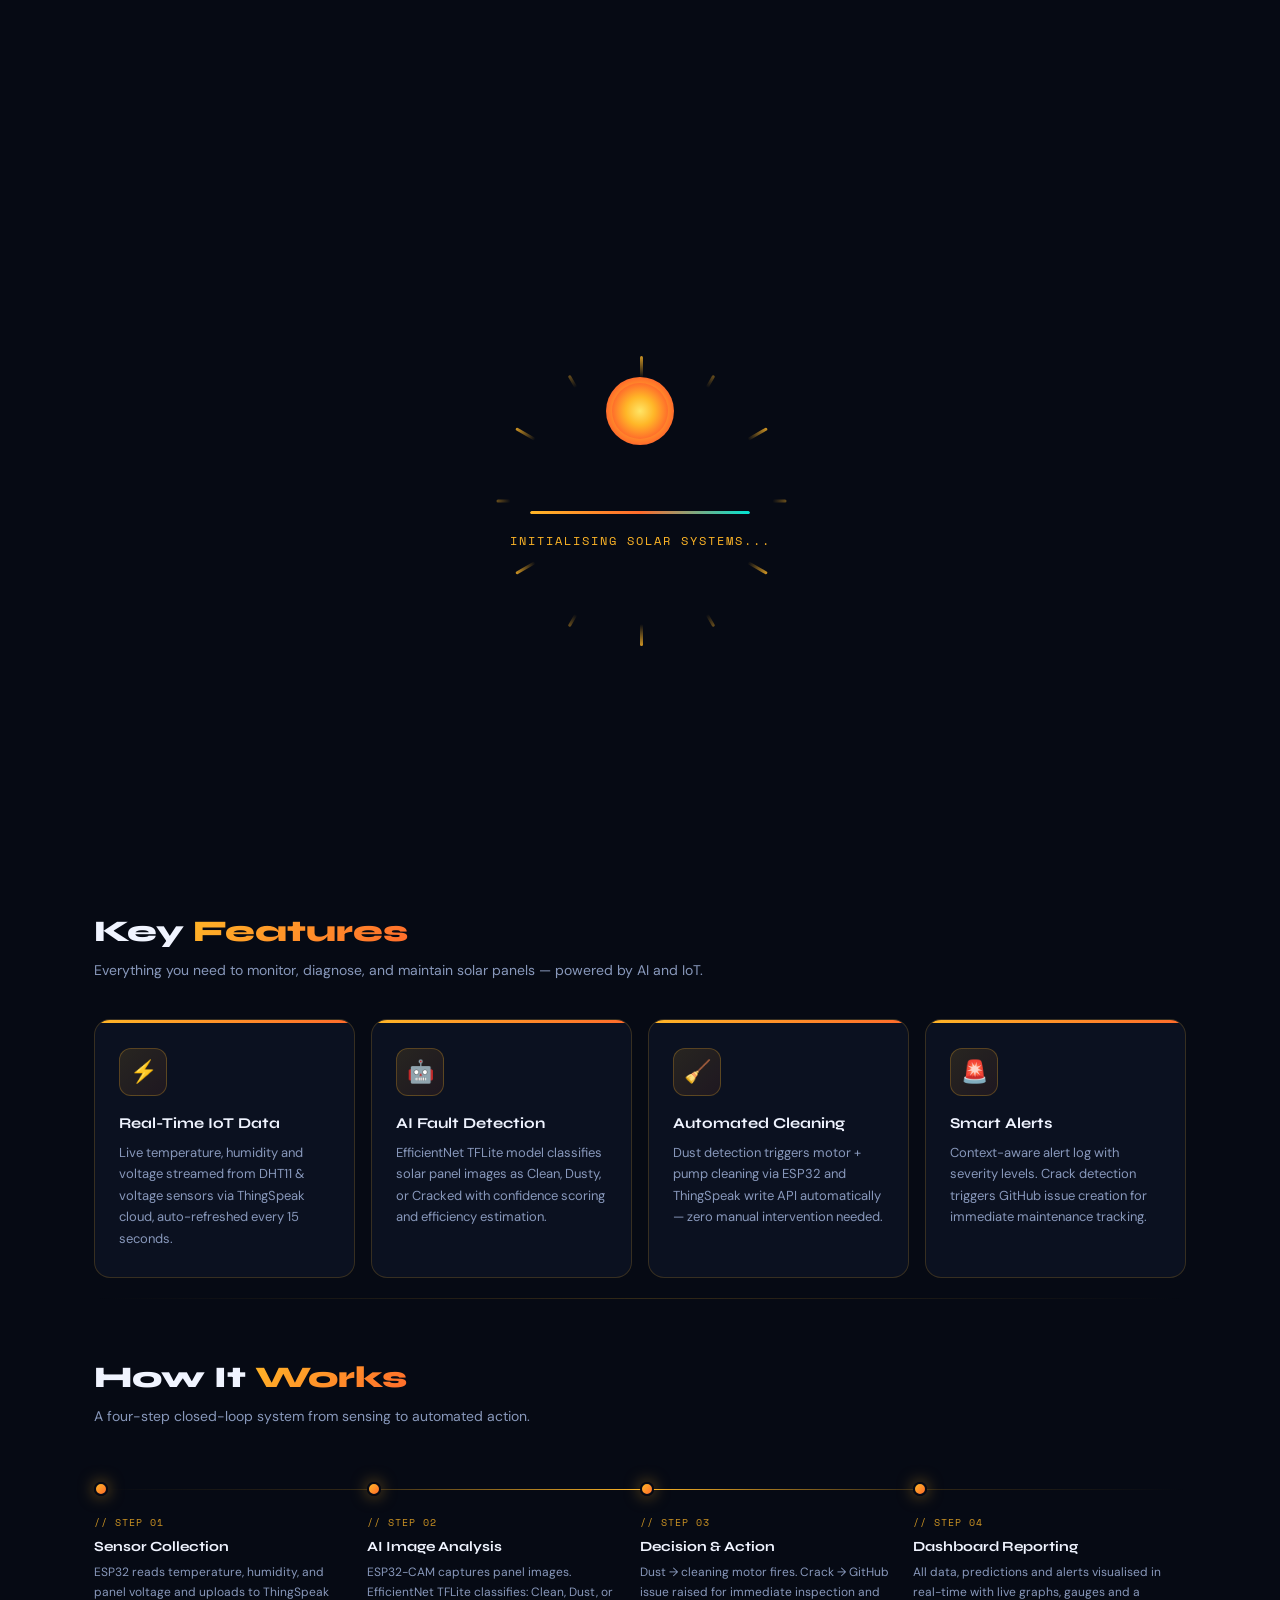
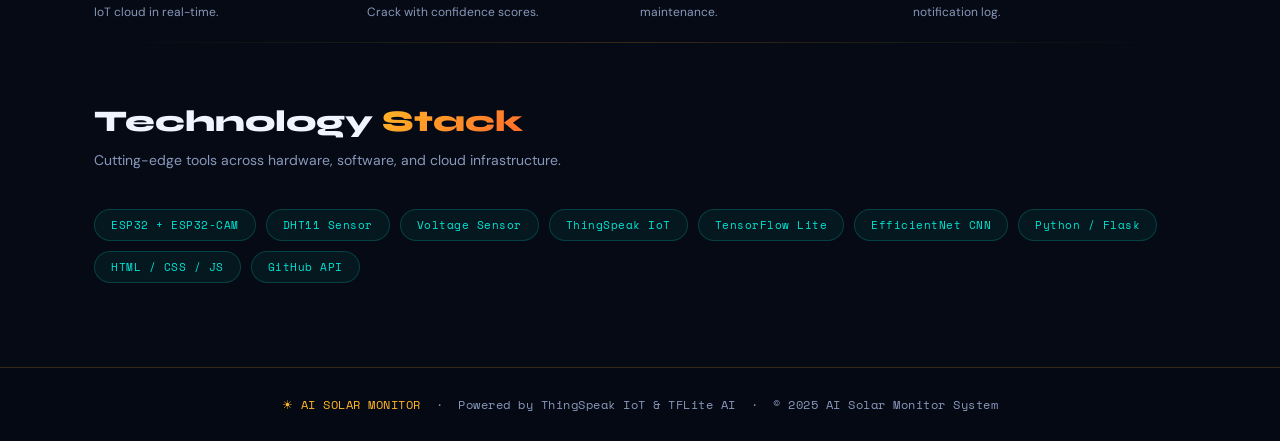
<file: index.html>
<!DOCTYPE html>
<html lang="en">

<head>
  <meta charset="UTF-8" />
  <meta name="viewport" content="width=device-width,initial-scale=1.0" />
  <title>AI Solar Monitor — Smart Solar Dashboard</title>
  <link rel="preconnect" href="https://fonts.googleapis.com" />
  <link
    href="https://fonts.googleapis.com/css2?family=Syne:wght@400;600;700;800&family=Space+Mono:wght@400;700&family=DM+Sans:wght@300;400;500&display=swap"
    rel="stylesheet" />
  <style>
    *,
    *::before,
    *::after {
      box-sizing: border-box;
      margin: 0;
      padding: 0
    }

    :root {
      --sol: #FFB627;
      --sol2: #FF6B2B;
      --sol3: #FFE566;
      --cyan: #00E5D4;
      --red: #FF3D5A;
      --green: #00E676;
      --bg: #060A14;
      --bg2: #0B1120;
      --bg3: #101828;
      --surface: rgba(16, 24, 40, 0.9);
      --border: rgba(255, 182, 39, 0.18);
      --border2: rgba(0, 229, 212, 0.15);
      --text: #F0F4FF;
      --muted: #8898BB;
      --font-display: 'Syne', sans-serif;
      --font-mono: 'Space Mono', monospace;
      --font-body: 'DM Sans', sans-serif;
    }

    html {
      scroll-behavior: smooth
    }

    body {
      background: var(--bg);
      color: var(--text);
      font-family: var(--font-body);
      min-height: 100vh;
      overflow-x: hidden
    }

    /* ── SCROLLBAR ── */
    ::-webkit-scrollbar {
      width: 5px
    }

    ::-webkit-scrollbar-track {
      background: var(--bg)
    }

    ::-webkit-scrollbar-thumb {
      background: var(--sol);
      border-radius: 3px
    }

    /* ═══════════════ LOADER ═══════════════ */
    #loader {
      position: fixed;
      inset: 0;
      z-index: 9999;
      background: var(--bg);
      display: flex;
      flex-direction: column;
      align-items: center;
      justify-content: center;
      transition: opacity .6s ease, visibility .6s ease;
    }

    #loader.hide {
      opacity: 0;
      visibility: hidden;
      pointer-events: none
    }

    .loader-sun {
      position: relative;
      width: 120px;
      height: 120px;
      margin-bottom: 40px
    }

    .loader-sun svg {
      animation: loaderSpin 8s linear infinite
    }

    .loader-rays {
      position: absolute;
      inset: -30px;
      animation: loaderSpin 6s linear infinite reverse;
    }

    .loader-rays span {
      position: absolute;
      left: 50%;
      top: 50%;
      width: 3px;
      height: 24px;
      background: linear-gradient(to top, transparent, var(--sol));
      border-radius: 2px;
      transform-origin: 50% 90px;
      opacity: .7;
    }

    @keyframes loaderSpin {
      to {
        transform: rotate(360deg)
      }
    }

    .loader-bar-wrap {
      width: 220px;
      height: 3px;
      background: rgba(255, 255, 255, .08);
      border-radius: 3px;
      overflow: hidden;
      margin-bottom: 18px;
    }

    .loader-bar {
      height: 100%;
      width: 0;
      background: linear-gradient(90deg, var(--sol), var(--sol2), var(--cyan));
      border-radius: 3px;
      animation: loaderFill 2.2s ease-out forwards;
    }

    @keyframes loaderFill {
      0% {
        width: 0
      }

      60% {
        width: 75%
      }

      100% {
        width: 100%
      }
    }

    .loader-text {
      font-family: var(--font-mono);
      font-size: 12px;
      color: var(--sol);
      letter-spacing: 2px;
      animation: loaderBlink 1s infinite;
    }

    @keyframes loaderBlink {

      0%,
      100% {
        opacity: 1
      }

      50% {
        opacity: .4
      }
    }

    /* ── BG GRID ── */
    body::before {
      content: '';
      position: fixed;
      inset: 0;
      z-index: 0;
      pointer-events: none;
      background-image:
        linear-gradient(rgba(255, 182, 39, .04) 1px, transparent 1px),
        linear-gradient(90deg, rgba(255, 182, 39, .04) 1px, transparent 1px);
      background-size: 60px 60px;
    }

    /* floating energy particles */
    .particle {
      position: fixed;
      border-radius: 50%;
      pointer-events: none;
      z-index: 0;
      animation: particleDrift var(--dur, 12s) var(--delay, 0s) infinite linear;
      opacity: 0;
    }

    @keyframes particleDrift {
      0% {
        opacity: 0;
        transform: translateY(100vh) translateX(var(--dx, 0px))
      }

      10% {
        opacity: var(--op, .5)
      }

      90% {
        opacity: var(--op, .5)
      }

      100% {
        opacity: 0;
        transform: translateY(-20vh) translateX(calc(var(--dx, 0px) + 40px))
      }
    }

    /* ═══════════════ NAV ═══════════════ */
    nav {
      position: sticky;
      top: 0;
      z-index: 100;
      background: rgba(6, 10, 20, .85);
      backdrop-filter: blur(20px);
      border-bottom: 1px solid var(--border);
      padding: 0 40px;
      height: 62px;
      display: flex;
      align-items: center;
      justify-content: space-between;
    }

    .nav-logo {
      font-family: var(--font-display);
      font-weight: 800;
      font-size: 17px;
      color: var(--sol);
      letter-spacing: 1px;
      display: flex;
      align-items: center;
      gap: 10px;
    }

    .nav-logo-icon {
      width: 30px;
      height: 30px;
      background: linear-gradient(135deg, var(--sol), var(--sol2));
      border-radius: 8px;
      display: flex;
      align-items: center;
      justify-content: center;
      font-size: 16px;
      flex-shrink: 0;
      box-shadow: 0 0 18px rgba(255, 182, 39, .4);
    }

    .nav-links {
      display: flex;
      gap: 6px;
      align-items: center
    }

    .nav-btn {
      background: transparent;
      border: 1px solid transparent;
      color: var(--muted);
      padding: 7px 16px;
      border-radius: 8px;
      cursor: pointer;
      font-family: var(--font-body);
      font-size: 13px;
      font-weight: 500;
      transition: all .22s;
      letter-spacing: .3px;
    }

    .nav-btn:hover {
      color: var(--text);
      background: rgba(255, 182, 39, .08);
      border-color: var(--border)
    }

    .nav-btn.active {
      color: var(--sol);
      background: rgba(255, 182, 39, .12);
      border-color: rgba(255, 182, 39, .35);
    }

    .nav-user {
      display: none;
      align-items: center;
      gap: 8px;
      font-family: var(--font-mono);
      font-size: 11px;
      color: var(--green);
      background: rgba(0, 230, 118, .08);
      padding: 5px 12px;
      border-radius: 20px;
      border: 1px solid rgba(0, 230, 118, .2);
    }

    .pulse-dot {
      width: 7px;
      height: 7px;
      border-radius: 50%;
      background: var(--green);
      box-shadow: 0 0 8px var(--green);
      animation: pDot 2s infinite;
    }

    @keyframes pDot {
      0% {
        box-shadow: 0 0 0 0 rgba(0, 230, 118, .7)
      }

      70% {
        box-shadow: 0 0 0 8px rgba(0, 230, 118, 0)
      }

      100% {
        box-shadow: 0 0 0 0 rgba(0, 230, 118, 0)
      }
    }

    /* ═══════════════ PAGES ═══════════════ */
    .page {
      display: none;
      position: relative;
      z-index: 1
    }

    .page.active {
      display: block;
      animation: pgIn .4s ease
    }

    @keyframes pgIn {
      from {
        opacity: 0;
        transform: translateY(12px)
      }

      to {
        opacity: 1;
        transform: translateY(0)
      }
    }

    /* ═══════════════ HOME ═══════════════ */
    .hero {
      text-align: center;
      padding: 80px 24px 60px;
      position: relative;
      overflow: hidden;
    }

    /* Solar panel grid background for hero */
    .hero-solar-bg {
      position: absolute;
      inset: 0;
      overflow: hidden;
      pointer-events: none;
      opacity: .25;
    }

    .sp-grid {
      display: grid;
      grid-template-columns: repeat(8, 1fr);
      gap: 6px;
      position: absolute;
      bottom: -20px;
      left: 50%;
      transform: translateX(-50%);
      width: 700px;
    }

    .sp-cell {
      height: 45px;
      border-radius: 4px;
      background: linear-gradient(135deg, #0a1a3a 0%, #0d2250 40%, #0a1a3a 100%);
      border: 1px solid rgba(0, 120, 255, .2);
      position: relative;
      overflow: hidden;
    }

    .sp-cell::after {
      content: '';
      position: absolute;
      inset: 0;
      background: linear-gradient(135deg, transparent 35%, rgba(0, 229, 212, .07) 50%, transparent 65%);
      animation: spShimmer calc(2s + var(--i, .5s)) var(--d, 0s) infinite linear;
    }

    @keyframes spShimmer {
      0% {
        transform: translateX(-150%)
      }

      100% {
        transform: translateX(150%)
      }
    }

    .sp-cell.glow::before {
      content: '';
      position: absolute;
      inset: 0;
      background: rgba(255, 182, 39, .15);
      animation: spGlow 3s var(--d, 0s) infinite alternate;
    }

    @keyframes spGlow {
      0% {
        opacity: 0
      }

      100% {
        opacity: 1
      }
    }

    /* Big animated sun */
    .hero-sun {
      position: relative;
      width: 150px;
      height: 150px;
      margin: 0 auto 36px;
    }

    .sun-core {
      position: absolute;
      inset: 15px;
      border-radius: 50%;
      background: radial-gradient(circle, var(--sol3) 0%, var(--sol) 45%, var(--sol2) 100%);
      box-shadow:
        0 0 30px rgba(255, 182, 39, .6),
        0 0 70px rgba(255, 107, 43, .3),
        0 0 120px rgba(255, 182, 39, .15);
      animation: sunBreath 4s ease-in-out infinite;
    }

    @keyframes sunBreath {

      0%,
      100% {
        box-shadow: 0 0 30px rgba(255, 182, 39, .6), 0 0 70px rgba(255, 107, 43, .3), 0 0 120px rgba(255, 182, 39, .15)
      }

      50% {
        box-shadow: 0 0 50px rgba(255, 182, 39, .8), 0 0 100px rgba(255, 107, 43, .5), 0 0 160px rgba(255, 182, 39, .25)
      }
    }

    .sun-ring {
      position: absolute;
      inset: 0;
      border-radius: 50%;
      border: 2px dashed rgba(255, 182, 39, .3);
      animation: sunRingR 20s linear infinite;
    }

    .sun-ring2 {
      position: absolute;
      inset: -8px;
      border-radius: 50%;
      border: 1px solid rgba(255, 182, 39, .15);
      animation: sunRingR 30s linear infinite reverse;
    }

    @keyframes sunRingR {
      to {
        transform: rotate(360deg)
      }
    }

    .sun-ray {
      position: absolute;
      left: 50%;
      top: 50%;
      width: 2.5px;
      border-radius: 2px;
      background: linear-gradient(to top, transparent 0%, var(--sol) 50%, transparent 100%);
      transform-origin: 50% 50%;
      animation: rayPulse 3s ease-in-out infinite;
    }

    @keyframes rayPulse {

      0%,
      100% {
        opacity: .5;
        transform: var(--rot) scaleY(.8)
      }

      50% {
        opacity: 1;
        transform: var(--rot) scaleY(1.1)
      }
    }

    .hero h1 {
      font-family: var(--font-display);
      font-weight: 800;
      font-size: clamp(28px, 5vw, 56px);
      background: linear-gradient(135deg, var(--sol3) 0%, var(--sol) 40%, var(--sol2) 80%, var(--cyan) 100%);
      -webkit-background-clip: text;
      -webkit-text-fill-color: transparent;
      background-clip: text;
      letter-spacing: -1px;
      line-height: 1.1;
      margin-bottom: 20px;
      animation: fadeUp .8s ease .2s both;
    }

    .hero-sub {
      font-size: 16px;
      color: var(--muted);
      max-width: 580px;
      margin: 0 auto 48px;
      line-height: 1.75;
      animation: fadeUp .8s ease .35s both;
      font-weight: 400;
    }

    @keyframes fadeUp {
      from {
        opacity: 0;
        transform: translateY(20px)
      }

      to {
        opacity: 1;
        transform: translateY(0)
      }
    }

    .cta-row {
      display: flex;
      justify-content: center;
      gap: 14px;
      flex-wrap: wrap;
      animation: fadeUp .8s ease .5s both
    }

    .btn-primary {
      padding: 13px 32px;
      background: linear-gradient(135deg, var(--sol), var(--sol2));
      color: #000;
      font-weight: 700;
      border: none;
      border-radius: 10px;
      cursor: pointer;
      font-family: var(--font-display);
      letter-spacing: .5px;
      font-size: 14px;
      box-shadow: 0 4px 24px rgba(255, 182, 39, .35);
      transition: all .3s;
      position: relative;
      overflow: hidden;
    }

    .btn-primary::before {
      content: '';
      position: absolute;
      inset: 0;
      background: linear-gradient(135deg, rgba(255, 255, 255, .2), transparent);
      opacity: 0;
      transition: opacity .3s;
    }

    .btn-primary:hover {
      transform: translateY(-3px);
      box-shadow: 0 8px 32px rgba(255, 182, 39, .55)
    }

    .btn-primary:hover::before {
      opacity: 1
    }

    .btn-secondary {
      padding: 13px 32px;
      background: transparent;
      color: var(--sol);
      font-weight: 600;
      border: 1.5px solid rgba(255, 182, 39, .4);
      border-radius: 10px;
      cursor: pointer;
      font-family: var(--font-display);
      letter-spacing: .5px;
      font-size: 14px;
      transition: all .3s;
    }

    .btn-secondary:hover {
      background: rgba(255, 182, 39, .1);
      border-color: var(--sol);
      transform: translateY(-3px)
    }

    /* Stats */
    .stats-row {
      display: grid;
      grid-template-columns: repeat(4, 1fr);
      gap: 1px;
      max-width: 680px;
      margin: 0 auto 60px;
      background: var(--border);
      border: 1px solid var(--border);
      border-radius: 16px;
      overflow: hidden;
      animation: fadeUp .8s ease .6s both;
    }

    .stat-item {
      background: var(--bg2);
      padding: 22px 16px;
      text-align: center;
      transition: background .3s;
    }

    .stat-item:hover {
      background: rgba(255, 182, 39, .06)
    }

    .stat-num {
      font-family: var(--font-display);
      font-weight: 800;
      font-size: 28px;
      background: linear-gradient(135deg, var(--sol), var(--sol2));
      -webkit-background-clip: text;
      -webkit-text-fill-color: transparent;
      background-clip: text;
    }

    .stat-label {
      font-size: 11px;
      color: var(--muted);
      letter-spacing: .8px;
      text-transform: uppercase;
      margin-top: 4px
    }

    /* Section headings */
    .section-wrap {
      max-width: 1140px;
      margin: 0 auto;
      padding: 0 24px 64px
    }

    .section-title {
      font-family: var(--font-display);
      font-weight: 800;
      font-size: clamp(20px, 3vw, 30px);
      color: var(--text);
      margin-bottom: 10px;
    }

    .section-title span {
      background: linear-gradient(135deg, var(--sol), var(--sol2));
      -webkit-background-clip: text;
      -webkit-text-fill-color: transparent;
      background-clip: text;
    }

    .section-sub {
      color: var(--muted);
      font-size: 14px;
      margin-bottom: 36px;
      line-height: 1.7
    }

    /* Feature Cards */
    .feat-grid {
      display: grid;
      grid-template-columns: repeat(auto-fit, minmax(230px, 1fr));
      gap: 16px;
      margin-bottom: 20px;
    }

    .feat-card {
      background: var(--bg2);
      border: 1px solid var(--border);
      border-radius: 16px;
      padding: 28px 24px;
      position: relative;
      overflow: hidden;
      transition: transform .3s, border-color .3s, box-shadow .3s;
      cursor: default;
    }

    .feat-card::before {
      content: '';
      position: absolute;
      top: 0;
      left: 0;
      right: 0;
      height: 3px;
      background: linear-gradient(90deg, var(--sol), var(--sol2));
    }

    .feat-card:hover {
      transform: translateY(-6px);
      border-color: rgba(255, 182, 39, .4);
      box-shadow: 0 12px 32px rgba(255, 182, 39, .12);
    }

    .feat-card-icon {
      width: 48px;
      height: 48px;
      border-radius: 12px;
      background: linear-gradient(135deg, rgba(255, 182, 39, .12), rgba(255, 107, 43, .08));
      border: 1px solid rgba(255, 182, 39, .25);
      display: flex;
      align-items: center;
      justify-content: center;
      font-size: 22px;
      margin-bottom: 18px;
    }

    .feat-card h3 {
      font-family: var(--font-display);
      font-size: 15px;
      font-weight: 700;
      color: var(--text);
      margin-bottom: 10px
    }

    .feat-card p {
      font-size: 13px;
      color: var(--muted);
      line-height: 1.65
    }

    /* Timeline */
    .timeline {
      display: grid;
      grid-template-columns: repeat(auto-fit, minmax(200px, 1fr));
      gap: 0;
      position: relative;
      margin-bottom: 20px
    }

    .timeline::before {
      content: '';
      position: absolute;
      top: 24px;
      left: 0;
      right: 0;
      height: 1px;
      background: linear-gradient(90deg, transparent, var(--border), var(--sol), var(--border), transparent);
    }

    .tl-item {
      padding: 0 20px 0 0;
      position: relative;
      padding-top: 50px;
      animation: fadeUp .6s ease both;
    }

    .tl-dot {
      position: absolute;
      top: 17px;
      left: 0;
      width: 14px;
      height: 14px;
      border-radius: 50%;
      background: linear-gradient(135deg, var(--sol), var(--sol2));
      box-shadow: 0 0 16px rgba(255, 182, 39, .5);
      border: 2px solid var(--bg);
    }

    .tl-step {
      font-family: var(--font-mono);
      font-size: 10px;
      color: var(--sol);
      letter-spacing: 1px;
      margin-bottom: 8px;
      opacity: .8
    }

    .tl-title {
      font-family: var(--font-display);
      font-weight: 700;
      font-size: 14px;
      color: var(--text);
      margin-bottom: 8px
    }

    .tl-desc {
      font-size: 12px;
      color: var(--muted);
      line-height: 1.65
    }

    /* Tech pills */
    .tech-grid {
      display: flex;
      flex-wrap: wrap;
      gap: 10px;
      margin-bottom: 20px
    }

    .tech-pill {
      background: rgba(0, 229, 212, .06);
      border: 1px solid rgba(0, 229, 212, .2);
      color: var(--cyan);
      padding: 7px 16px;
      border-radius: 20px;
      font-family: var(--font-mono);
      font-size: 11px;
      letter-spacing: .5px;
      transition: all .25s;
      cursor: default;
    }

    .tech-pill:hover {
      background: rgba(0, 229, 212, .12);
      border-color: var(--cyan);
      box-shadow: 0 0 12px rgba(0, 229, 212, .2)
    }

    /* Divider */
    .divider {
      border: none;
      height: 1px;
      background: linear-gradient(90deg, transparent, var(--border), transparent);
      margin: 0 0 60px;
    }

    /* ═══════════════ ABOUT ═══════════════ */
    .about-hero {
      text-align: center;
      padding: 72px 24px 56px;
      max-width: 700px;
      margin: 0 auto;
    }

    .about-hero h1 {
      font-family: var(--font-display);
      font-weight: 800;
      font-size: clamp(24px, 4vw, 44px);
      color: var(--text);
      margin-bottom: 18px;
    }

    .about-hero p {
      font-size: 15px;
      color: var(--muted);
      line-height: 1.8
    }

    .about-grid {
      display: grid;
      grid-template-columns: repeat(auto-fit, minmax(240px, 1fr));
      gap: 16px;
      max-width: 1100px;
      margin: 0 auto 48px;
      padding: 0 24px;
    }

    .about-card {
      background: var(--bg2);
      border: 1px solid var(--border);
      border-radius: 16px;
      padding: 28px 24px;
      border-left: 3px solid var(--sol);
      transition: transform .3s, box-shadow .3s;
    }

    .about-card:hover {
      transform: translateY(-5px);
      box-shadow: 0 10px 28px rgba(255, 182, 39, .1)
    }

    .about-card h3 {
      font-family: var(--font-display);
      font-weight: 700;
      font-size: 15px;
      color: var(--sol);
      margin-bottom: 12px
    }

    .about-card p {
      font-size: 13px;
      color: var(--muted);
      line-height: 1.7
    }

    /* Team */
    .team-section {
      max-width: 500px;
      margin: 0 auto;
      padding: 0 24px 60px;
      text-align: center
    }

    .team-grid {
      display: flex;
      justify-content: center;
      gap: 32px;
      flex-wrap: wrap;
      margin-top: 28px
    }

    .team-member {
      display: flex;
      flex-direction: column;
      align-items: center;
      gap: 10px
    }

    .team-avatar {
      width: 72px;
      height: 72px;
      border-radius: 50%;
      background: linear-gradient(135deg, rgba(255, 182, 39, .15), rgba(255, 107, 43, .1));
      border: 2px solid rgba(255, 182, 39, .35);
      display: flex;
      align-items: center;
      justify-content: center;
      font-size: 30px;
      box-shadow: 0 0 20px rgba(255, 182, 39, .15);
      transition: transform .3s, box-shadow .3s;
    }

    .team-avatar:hover {
      transform: scale(1.08);
      box-shadow: 0 0 30px rgba(255, 182, 39, .3)
    }

    .team-avatar.mentor {
      background: linear-gradient(135deg, rgba(0, 229, 212, .1), rgba(0, 229, 212, .05));
      border-color: rgba(0, 229, 212, .4)
    }

    .team-name {
      font-family: var(--font-display);
      font-weight: 700;
      font-size: 14px;
      color: var(--text)
    }

    .team-role {
      font-size: 11px;
      color: var(--muted);
      font-family: var(--font-mono);
      letter-spacing: .5px
    }

    /* ═══════════════ AUTH ═══════════════ */
    .auth-wrap {
      display: flex;
      justify-content: center;
      padding: 80px 24px 60px
    }

    .auth-card {
      background: var(--bg2);
      border: 1px solid var(--border);
      border-radius: 20px;
      padding: 44px 40px;
      width: 400px;
      max-width: 100%;
      box-shadow: 0 0 40px rgba(255, 182, 39, .08), 0 20px 60px rgba(0, 0, 0, .5);
      position: relative;
      overflow: hidden;
      animation: cardIn .45s ease;
    }

    @keyframes cardIn {
      from {
        opacity: 0;
        transform: scale(.94)
      }

      to {
        opacity: 1;
        transform: scale(1)
      }
    }

    .auth-card::before {
      content: '';
      position: absolute;
      top: 0;
      left: 0;
      right: 0;
      height: 3px;
      background: linear-gradient(90deg, var(--sol), var(--sol2), var(--cyan));
    }

    /* subtle grid on auth card */
    .auth-card::after {
      content: '';
      position: absolute;
      inset: 0;
      pointer-events: none;
      background-image: radial-gradient(circle at 80% 20%, rgba(255, 182, 39, .04) 0%, transparent 60%);
    }

    .auth-card h2 {
      font-family: var(--font-display);
      font-weight: 800;
      color: var(--text);
      text-align: center;
      font-size: 22px;
      margin-bottom: 32px;
      display: flex;
      align-items: center;
      justify-content: center;
      gap: 10px;
    }

    .form-group {
      margin-bottom: 20px
    }

    .form-group label {
      display: block;
      color: var(--muted);
      font-size: 12px;
      margin-bottom: 7px;
      letter-spacing: .5px;
      font-family: var(--font-mono)
    }

    .form-group input {
      width: 100%;
      padding: 12px 16px;
      background: rgba(6, 10, 20, .8);
      border: 1px solid rgba(255, 182, 39, .2);
      border-radius: 10px;
      color: var(--text);
      font-family: var(--font-body);
      font-size: 14px;
      transition: border-color .3s, box-shadow .3s;
    }

    .form-group input:focus {
      outline: none;
      border-color: var(--sol);
      box-shadow: 0 0 0 3px rgba(255, 182, 39, .12);
    }

    .auth-link {
      text-align: center;
      color: var(--muted);
      font-size: 13px;
      margin-top: 18px
    }

    .auth-link a {
      color: var(--sol);
      cursor: pointer;
      text-decoration: none;
      font-weight: 600
    }

    .auth-link a:hover {
      text-decoration: underline
    }

    /* ═══════════════ DASHBOARD ═══════════════ */
    .dash-wrap {
      padding: 28px 36px 48px;
      max-width: 1440px;
      margin: 0 auto
    }

    .dash-header {
      display: flex;
      align-items: center;
      justify-content: space-between;
      margin-bottom: 28px;
      flex-wrap: wrap;
      gap: 12px;
    }

    .dash-title {
      font-family: var(--font-display);
      font-weight: 800;
      font-size: 24px;
      color: var(--text);
      letter-spacing: -.5px;
    }

    .dash-title span {
      background: linear-gradient(135deg, var(--sol), var(--sol2));
      -webkit-background-clip: text;
      -webkit-text-fill-color: transparent;
      background-clip: text;
    }

    .status-chip {
      display: flex;
      align-items: center;
      gap: 8px;
      background: rgba(0, 230, 118, .06);
      border: 1px solid rgba(0, 230, 118, .2);
      padding: 7px 14px;
      border-radius: 20px;
      font-family: var(--font-mono);
      font-size: 11px;
      color: var(--green);
      letter-spacing: .8px;
    }

    /* Metric Cards */
    .metrics-row {
      display: grid;
      grid-template-columns: repeat(auto-fit, minmax(190px, 1fr));
      gap: 14px;
      margin-bottom: 20px;
    }

    .metric-card {
      background: var(--bg2);
      border: 1px solid var(--border);
      border-radius: 16px;
      padding: 22px 20px;
      position: relative;
      overflow: hidden;
      transition: transform .3s, border-color .3s, box-shadow .3s;
    }

    .metric-card:hover {
      transform: translateY(-4px);
      border-color: rgba(255, 182, 39, .4);
      box-shadow: 0 8px 24px rgba(255, 182, 39, .1);
    }

    .metric-card::after {
      content: '';
      position: absolute;
      bottom: 0;
      left: 0;
      right: 0;
      height: 40%;
      background: linear-gradient(to top, rgba(255, 182, 39, .04), transparent);
      pointer-events: none;
    }

    .metric-icon {
      width: 40px;
      height: 40px;
      border-radius: 10px;
      background: rgba(255, 182, 39, .1);
      border: 1px solid rgba(255, 182, 39, .2);
      display: flex;
      align-items: center;
      justify-content: center;
      font-size: 18px;
      margin-bottom: 14px;
    }

    .metric-label {
      font-size: 11px;
      color: var(--muted);
      letter-spacing: .8px;
      text-transform: uppercase;
      font-family: var(--font-mono);
      margin-bottom: 6px
    }

    .metric-value {
      font-family: var(--font-display);
      font-weight: 800;
      font-size: 34px;
      color: var(--text);
      line-height: 1;
    }

    .metric-unit {
      font-size: 12px;
      color: var(--sol);
      font-family: var(--font-mono);
      margin-top: 4px;
      opacity: .8
    }

    /* Refresh */
    .refresh-row {
      display: flex;
      justify-content: flex-end;
      margin-bottom: 14px
    }

    .btn-sm {
      padding: 7px 14px;
      border-radius: 8px;
      background: rgba(255, 182, 39, .07);
      border: 1px solid var(--border);
      color: var(--sol);
      cursor: pointer;
      font-size: 12px;
      font-family: var(--font-mono);
      transition: all .22s;
    }

    .btn-sm:hover {
      background: rgba(255, 182, 39, .15);
      border-color: rgba(255, 182, 39, .4)
    }

    /* Graphs */
    .graphs-row {
      display: grid;
      grid-template-columns: repeat(auto-fit, minmax(280px, 1fr));
      gap: 14px;
      margin-bottom: 32px;
    }

    .graph-card {
      background: var(--bg2);
      border: 1px solid var(--border2);
      border-radius: 16px;
      padding: 18px;
      position: relative;
      overflow: hidden;
      transition: transform .3s;
    }

    .graph-card::before {
      content: '';
      position: absolute;
      top: 0;
      left: 0;
      right: 0;
      height: 2px;
      background: linear-gradient(90deg, var(--cyan), var(--sol));
    }

    .graph-card:hover {
      transform: translateY(-4px)
    }

    .graph-card h4 {
      font-family: var(--font-mono);
      color: var(--cyan);
      font-size: 11px;
      letter-spacing: 1px;
      text-transform: uppercase;
      margin-bottom: 12px;
    }

    .graph-card iframe {
      border-radius: 10px;
      border: none;
      width: 100%;
      height: 240px;
      display: block;
      background: #000;
    }

    /* AI + Alerts grid */
    .ai-alerts-grid {
      display: grid;
      grid-template-columns: 1.1fr 1fr;
      gap: 16px;
      margin-bottom: 32px;
    }

    @media(max-width:900px) {
      .ai-alerts-grid {
        grid-template-columns: 1fr
      }
    }

    /* Panel card */
    .panel-card {
      background: var(--bg2);
      border: 1px solid var(--border);
      border-radius: 16px;
      padding: 24px;
      position: relative;
      overflow: hidden;
    }

    .panel-card::before {
      content: '';
      position: absolute;
      top: 0;
      left: 0;
      right: 0;
      height: 3px;
      background: linear-gradient(90deg, var(--sol), var(--sol2));
    }

    .panel-card h3 {
      font-family: var(--font-display);
      font-weight: 700;
      font-size: 16px;
      color: var(--text);
      margin-bottom: 18px;
      display: flex;
      align-items: center;
      gap: 8px;
    }

    /* Upload */
    .upload-zone {
      border: 1.5px dashed rgba(255, 182, 39, .3);
      border-radius: 14px;
      padding: 30px 20px;
      text-align: center;
      cursor: pointer;
      transition: all .3s;
      background: rgba(255, 182, 39, .02);
      margin-bottom: 16px;
    }

    .upload-zone:hover,
    .upload-zone.drag {
      border-color: var(--sol);
      background: rgba(255, 182, 39, .06);
      box-shadow: 0 0 24px rgba(255, 182, 39, .12);
    }

    .upload-icon {
      font-size: 36px;
      margin-bottom: 10px;
      display: block
    }

    .upload-zone p {
      color: var(--muted);
      font-size: 13px;
      line-height: 1.6
    }

    #preview-img {
      max-width: 100%;
      border-radius: 12px;
      margin: 12px 0;
      border: 1px solid var(--border);
      display: none;
    }

    #file-input {
      display: none
    }

    /* Spinner */
    .spinner-wrap {
      display: none;
      flex-direction: column;
      align-items: center;
      gap: 14px;
      padding: 20px 0
    }

    .spinner {
      width: 44px;
      height: 44px;
      position: relative;
    }

    .spinner::before {
      content: '';
      position: absolute;
      inset: 0;
      border-radius: 50%;
      border: 3px solid rgba(255, 182, 39, .15);
      border-top-color: var(--sol);
      animation: spin .8s linear infinite;
    }

    .spinner::after {
      content: '';
      position: absolute;
      inset: 8px;
      border-radius: 50%;
      border: 2px solid rgba(0, 229, 212, .15);
      border-bottom-color: var(--cyan);
      animation: spin .5s linear infinite reverse;
    }

    @keyframes spin {
      to {
        transform: rotate(360deg)
      }
    }

    .spinner-label {
      font-family: var(--font-mono);
      font-size: 11px;
      color: var(--muted);
      letter-spacing: 1px;
      animation: loaderBlink 1s infinite
    }

    /* Result area */
    #result-area {
      display: none;
      animation: fadeUp .4s ease
    }

    .pred-row {
      display: flex;
      gap: 14px;
      flex-wrap: wrap;
      margin-bottom: 16px
    }

    .pred-badge-box {
      flex: 1;
      min-width: 140px;
      background: var(--bg3);
      border-radius: 12px;
      padding: 18px;
      border: 1px solid var(--border);
      text-align: center;
    }

    .pred-badge {
      display: inline-block;
      padding: 8px 22px;
      border-radius: 24px;
      font-family: var(--font-display);
      font-weight: 800;
      font-size: 18px;
      letter-spacing: .5px;
      margin: 8px 0;
    }

    .pred-clean {
      background: rgba(0, 230, 118, .12);
      border: 1.5px solid var(--green);
      color: var(--green)
    }

    .pred-crack {
      background: rgba(255, 61, 90, .12);
      border: 1.5px solid var(--red);
      color: var(--red)
    }

    .pred-dust {
      background: rgba(255, 182, 39, .12);
      border: 1.5px solid var(--sol);
      color: var(--sol)
    }

    .conf-row {
      font-size: 12px;
      color: var(--muted);
      font-family: var(--font-mono)
    }

    .conf-row strong {
      color: var(--text)
    }

    .eff-box {
      flex: 1;
      min-width: 140px;
      background: var(--bg3);
      border-radius: 12px;
      padding: 18px;
      border: 1px solid var(--border);
      text-align: center;
    }

    .eff-label {
      font-family: var(--font-mono);
      font-size: 10px;
      color: var(--muted);
      letter-spacing: 1px;
      margin-bottom: 10px;
      text-transform: uppercase
    }

    /* Ring */
    .eff-ring-wrap {
      width: 88px;
      height: 88px;
      border-radius: 50%;
      margin: 0 auto 8px;
      display: flex;
      align-items: center;
      justify-content: center;
      background: conic-gradient(var(--ring-color, var(--sol)) calc(var(--pct, 0)*1%), rgba(255, 255, 255, .05) 0);
    }

    .eff-ring-inner {
      width: 68px;
      height: 68px;
      border-radius: 50%;
      background: var(--bg3);
      display: flex;
      align-items: center;
      justify-content: center;
    }

    .eff-ring-val {
      font-family: var(--font-display);
      font-weight: 800;
      font-size: 20px;
      color: var(--text)
    }

    .eff-caption {
      font-size: 11px;
      color: var(--muted);
      margin-top: 4px;
      line-height: 1.5
    }

    .prob-bars {
      margin-top: 12px
    }

    .prob-row {
      margin-bottom: 10px
    }

    .prob-header {
      display: flex;
      justify-content: space-between;
      font-size: 12px;
      color: var(--muted);
      font-family: var(--font-mono);
      margin-bottom: 4px
    }

    .prob-track {
      background: rgba(255, 255, 255, .06);
      border-radius: 4px;
      height: 6px;
      overflow: hidden
    }

    .prob-fill {
      height: 100%;
      border-radius: 4px;
      transition: width .8s cubic-bezier(.4, 0, .2, 1)
    }

    .fill-clean {
      background: linear-gradient(90deg, var(--green), #00b356)
    }

    .fill-crack {
      background: linear-gradient(90deg, var(--red), #c0002a)
    }

    .fill-dust {
      background: linear-gradient(90deg, var(--sol), #c88500)
    }

    /* Alert log */
    .alert-log {
      max-height: 340px;
      overflow-y: auto;
      display: flex;
      flex-direction: column;
      gap: 5px;
      margin-bottom: 12px;
      flex: 1;
    }

    .alert-entry {
      padding: 9px 12px;
      border-radius: 8px;
      font-family: var(--font-mono);
      font-size: 11px;
      line-height: 1.5;
    }

    .alert-critical {
      background: rgba(255, 61, 90, .1);
      border-left: 3px solid var(--red);
      color: #ffb3be
    }

    .alert-warning {
      background: rgba(255, 182, 39, .1);
      border-left: 3px solid var(--sol);
      color: #ffe4a0
    }

    .alert-success {
      background: rgba(0, 230, 118, .08);
      border-left: 3px solid var(--green);
      color: #a0ffd0
    }

    .alert-info {
      background: rgba(0, 229, 212, .07);
      border-left: 3px solid var(--cyan);
      color: #a0f0eb
    }

    /* Cleaning */
    .cleaning-panel {
      background: var(--bg2);
      border: 1px solid var(--border);
      border-radius: 16px;
      padding: 22px;
      margin-top: 14px;
      position: relative;
      overflow: hidden
    }

    .cleaning-panel::before {
      content: '';
      position: absolute;
      top: 0;
      left: 0;
      right: 0;
      height: 3px;
      background: linear-gradient(90deg, var(--cyan), var(--sol))
    }

    .cleaning-panel h3 {
      font-family: var(--font-display);
      font-weight: 700;
      font-size: 15px;
      color: var(--text);
      margin-bottom: 10px
    }

    .cleaning-panel p {
      font-size: 12px;
      color: var(--muted);
      margin-bottom: 16px;
      line-height: 1.6
    }

    /* News */
    .news-grid {
      display: grid;
      grid-template-columns: repeat(auto-fit, minmax(230px, 1fr));
      gap: 14px;
      margin-bottom: 48px
    }

    .news-item {
      background: var(--bg2);
      border: 1px solid var(--border);
      border-radius: 14px;
      padding: 20px;
      position: relative;
      overflow: hidden;
      transition: transform .3s, box-shadow .3s;
    }

    .news-item::before {
      content: '';
      position: absolute;
      top: 0;
      left: 0;
      right: 0;
      height: 2px;
      background: linear-gradient(90deg, var(--sol2), var(--cyan));
    }

    .news-item:hover {
      transform: translateY(-4px);
      box-shadow: 0 8px 24px rgba(0, 0, 0, .4)
    }

    .news-item h4 {
      font-family: var(--font-display);
      font-weight: 700;
      font-size: 14px;
      color: var(--text);
      margin-bottom: 8px
    }

    .news-item p {
      font-size: 12px;
      color: var(--muted);
      line-height: 1.65
    }

    /* Toast */
    #toast {
      position: fixed;
      bottom: 24px;
      right: 24px;
      z-index: 9998;
      padding: 12px 20px;
      border-radius: 10px;
      font-size: 13px;
      background: rgba(11, 17, 32, .95);
      border: 1px solid var(--sol);
      color: var(--sol);
      backdrop-filter: blur(12px);
      box-shadow: 0 4px 24px rgba(255, 182, 39, .2);
      display: none;
      font-family: var(--font-body);
      animation: toastIn .3s ease;
    }

    @keyframes toastIn {
      from {
        opacity: 0;
        transform: translateY(10px)
      }

      to {
        opacity: 1;
        transform: translateY(0)
      }
    }

    /* Solar panel animation SVG in dash header */
    .dash-solar-icon {
      display: flex;
      gap: 3px;
      align-items: center;
    }

    .sp-mini {
      width: 18px;
      height: 12px;
      background: linear-gradient(135deg, #0a1f4a, #1040a0);
      border: 1px solid rgba(0, 120, 255, .3);
      border-radius: 2px;
      position: relative;
      overflow: hidden;
    }

    .sp-mini::after {
      content: '';
      position: absolute;
      inset: 0;
      background: linear-gradient(135deg, transparent 40%, rgba(0, 229, 212, .2) 50%, transparent 60%);
      animation: spShimmer 2s calc(var(--d, 0s)) infinite linear;
    }

    /* Responsive */
    @media(max-width:768px) {
      nav {
        padding: 0 16px
      }

      .dash-wrap {
        padding: 16px
      }

      .stats-row {
        grid-template-columns: repeat(2, 1fr)
      }

      .timeline::before {
        display: none
      }

      .tl-dot {
        left: 0;
        top: 0;
        position: relative;
        margin-bottom: 8px
      }

      .tl-item {
        padding-top: 0
      }
    }
  </style>
</head>

<body>

  <!-- ════════════════ LOADER ════════════════ -->
  <div id="loader">
    <div class="loader-sun">
      <div class="loader-rays" id="loader-rays"></div>
      <svg width="120" height="120" viewBox="0 0 120 120">
        <defs>
          <radialGradient id="sunGrad" cx="50%" cy="50%" r="50%">
            <stop offset="0%" stop-color="#FFE566" />
            <stop offset="50%" stop-color="#FFB627" />
            <stop offset="100%" stop-color="#FF6B2B" />
          </radialGradient>
        </defs>
        <circle cx="60" cy="60" r="34" fill="url(#sunGrad)" filter="url(#blur)" />
        <circle cx="60" cy="60" r="28" fill="url(#sunGrad)" opacity=".9" />
      </svg>
    </div>
    <div class="loader-bar-wrap">
      <div class="loader-bar"></div>
    </div>
    <div class="loader-text">INITIALISING SOLAR SYSTEMS...</div>
  </div>

  <!-- ════════════════ PARTICLES ════════════════ -->
  <div id="particles-container"></div>

  <!-- ════════════════ NAV ════════════════ -->
  <nav id="navbar">
    <div class="nav-logo">
      <div class="nav-logo-icon">☀️</div>
      AI SOLAR MONITOR
    </div>
    <div style="display:flex;align-items:center;gap:12px;flex-wrap:wrap">
      <div class="nav-user" id="nav-user">
        <div class="pulse-dot"></div>
        <span id="nav-username"></span>
      </div>
      <div class="nav-links">
        <button class="nav-btn active" id="btn-home" onclick="showPage('home')">Home</button>
        <button class="nav-btn" id="btn-about" onclick="showPage('about')">About</button>
        <button class="nav-btn" id="btn-dashboard" onclick="showPage('dashboard')"
          style="display:none">Dashboard</button>
        <button class="nav-btn" id="btn-login" onclick="showPage('login')">Login</button>
        <button class="nav-btn" id="btn-register" onclick="showPage('register')">Register</button>
        <button class="nav-btn" id="btn-logout" onclick="logout()" style="display:none">Logout</button>
      </div>
    </div>
  </nav>

  <div id="toast"></div>

  <!-- ════════════════ HOME ════════════════ -->
  <div class="page active" id="page-home">
    <div class="hero">
      <div class="hero-solar-bg">
        <div class="sp-grid" id="sp-grid"></div>
      </div>
      <div class="hero-sun" id="hero-sun">
        <div class="sun-ring"></div>
        <div class="sun-ring2"></div>
        <div class="sun-core"></div>
      </div>
      <h1>AI-POWERED SOLAR<br>MONITORING SYSTEM</h1>
      <p class="hero-sub">Real-time IoT telemetry, EfficientNet fault detection, automated panel cleaning, and smart
        alerting — all in one intelligent dashboard.</p>
      <div class="cta-row" id="home-cta-guest">
        <button class="btn-primary" onclick="showPage('login')">Login to Dashboard</button>
        <button class="btn-secondary" onclick="showPage('register')">Create Account</button>
      </div>
      <div class="cta-row" id="home-cta-user" style="display:none">
        <button class="btn-primary" onclick="showPage('dashboard')">Open Dashboard</button>
      </div>
    </div>

    <div class="stats-row" style="animation:fadeUp .8s ease .6s both">
      <div class="stat-item">
        <div class="stat-num">24/7</div>
        <div class="stat-label">Real-Time Monitoring</div>
      </div>
      <div class="stat-item">
        <div class="stat-num">3</div>
        <div class="stat-label">Fault Classes</div>
      </div>
      <div class="stat-item">
        <div class="stat-num">95%+</div>
        <div class="stat-label">Model Accuracy</div>
      </div>
      <div class="stat-item">
        <div class="stat-num">&lt;2s</div>
        <div class="stat-label">Detection Speed</div>
      </div>
    </div>

    <hr class="divider" style="max-width:1100px;margin:0 auto 60px" />

    <div class="section-wrap">
      <p class="section-title">Key <span>Features</span></p>
      <p class="section-sub">Everything you need to monitor, diagnose, and maintain solar panels — powered by AI and
        IoT.</p>
      <div class="feat-grid">
        <div class="feat-card">
          <div class="feat-card-icon">⚡</div>
          <h3>Real-Time IoT Data</h3>
          <p>Live temperature, humidity and voltage streamed from DHT11 & voltage sensors via ThingSpeak cloud,
            auto-refreshed every 15 seconds.</p>
        </div>
        <div class="feat-card">
          <div class="feat-card-icon">🤖</div>
          <h3>AI Fault Detection</h3>
          <p>EfficientNet TFLite model classifies solar panel images as Clean, Dusty, or Cracked with confidence scoring
            and efficiency estimation.</p>
        </div>
        <div class="feat-card">
          <div class="feat-card-icon">🧹</div>
          <h3>Automated Cleaning</h3>
          <p>Dust detection triggers motor + pump cleaning via ESP32 and ThingSpeak write API automatically — zero
            manual intervention needed.</p>
        </div>
        <div class="feat-card">
          <div class="feat-card-icon">🚨</div>
          <h3>Smart Alerts</h3>
          <p>Context-aware alert log with severity levels. Crack detection triggers GitHub issue creation for immediate
            maintenance tracking.</p>
        </div>
      </div>

      <hr class="divider" />

      <p class="section-title">How It <span>Works</span></p>
      <p class="section-sub">A four-step closed-loop system from sensing to automated action.</p>
      <div class="timeline">
        <div class="tl-item" style="animation-delay:.1s">
          <div class="tl-dot"></div>
          <div class="tl-step">// STEP 01</div>
          <div class="tl-title">Sensor Collection</div>
          <div class="tl-desc">ESP32 reads temperature, humidity, and panel voltage and uploads to ThingSpeak IoT cloud
            in real-time.</div>
        </div>
        <div class="tl-item" style="animation-delay:.2s">
          <div class="tl-dot"></div>
          <div class="tl-step">// STEP 02</div>
          <div class="tl-title">AI Image Analysis</div>
          <div class="tl-desc">ESP32-CAM captures panel images. EfficientNet TFLite classifies: Clean, Dust, or Crack
            with confidence scores.</div>
        </div>
        <div class="tl-item" style="animation-delay:.3s">
          <div class="tl-dot"></div>
          <div class="tl-step">// STEP 03</div>
          <div class="tl-title">Decision & Action</div>
          <div class="tl-desc">Dust → cleaning motor fires. Crack → GitHub issue raised for immediate inspection and
            maintenance.</div>
        </div>
        <div class="tl-item" style="animation-delay:.4s">
          <div class="tl-dot"></div>
          <div class="tl-step">// STEP 04</div>
          <div class="tl-title">Dashboard Reporting</div>
          <div class="tl-desc">All data, predictions and alerts visualised in real-time with live graphs, gauges and a
            notification log.</div>
        </div>
      </div>

      <hr class="divider" />

      <p class="section-title">Technology <span>Stack</span></p>
      <p class="section-sub">Cutting-edge tools across hardware, software, and cloud infrastructure.</p>
      <div class="tech-grid">
        <span class="tech-pill">ESP32 + ESP32-CAM</span>
        <span class="tech-pill">DHT11 Sensor</span>
        <span class="tech-pill">Voltage Sensor</span>
        <span class="tech-pill">ThingSpeak IoT</span>
        <span class="tech-pill">TensorFlow Lite</span>
        <span class="tech-pill">EfficientNet CNN</span>
        <span class="tech-pill">Python / Flask</span>
        <span class="tech-pill">HTML / CSS / JS</span>
        <span class="tech-pill">GitHub API</span>
      </div>
    </div>
  </div>

  <!-- ════════════════ ABOUT ════════════════ -->
  <div class="page" id="page-about">
    <div class="about-hero">
      <h1>About the Project</h1>
      <p>An AI-powered IoT system for real-time solar panel health monitoring, automated fault detection, and
        self-cleaning. Combining embedded systems, deep learning, and cloud computing to maximise solar energy
        efficiency.</p>
    </div>
    <div class="about-grid">
      <div class="about-card">
        <h3>🎯 Project Objective</h3>
        <p>Develop a smart, automated solar panel monitoring system that detects faults like dust and cracks using AI,
          and takes corrective action — reducing downtime and maximising energy output.</p>
      </div>
      <div class="about-card">
        <h3>🤖 AI Model</h3>
        <p>EfficientNet-based CNN trained on thousands of solar panel images, converted to TFLite for fast edge
          inference. Classifies panels into three states: Clean, Dusty, and Cracked.</p>
      </div>
      <div class="about-card">
        <h3>📱 IoT Architecture</h3>
        <p>ESP32 reads sensor data and transmits to ThingSpeak cloud. ESP32-CAM captures images for AI analysis. Motor
          control for automated cleaning via ThingSpeak write API.</p>
      </div>
      <div class="about-card">
        <h3>🌐 Web Dashboard</h3>
        <p>Responsive real-time dashboard built with HTML, CSS, JavaScript, and Flask. Displays live sensor data,
          ThingSpeak graphs, AI predictions, and smart alert log.</p>
      </div>
    </div>
    <hr class="divider" style="max-width:1100px;margin:0 auto 48px" />
    <div class="team-section">
      <p class="section-title" style="text-align:center">Project <span>Team</span></p>
      <div class="team-grid">
        <div class="team-member">
          <div class="team-avatar mentor">🎓</div>
          <div class="team-name">Jetendra Joshi</div>
          <div class="team-role">// PROJECT MENTOR</div>
        </div>
        <div class="team-member">
          <div class="team-avatar">👩‍💻</div>
          <div class="team-name">Kavya Parnami</div>
          <div class="team-role">// DEVELOPER</div>
        </div>
      </div>
    </div>
    <div style="text-align:center;padding:0 24px 60px">
      <div class="cta-row">
        <button class="btn-primary" onclick="showPage('login')">Get Started</button>
        <button class="btn-secondary" onclick="showPage('home')">Back to Home</button>
      </div>
    </div>
  </div>

  <!-- ════════════════ LOGIN ════════════════ -->
  <div class="page" id="page-login">
    <div class="auth-wrap">
      <div class="auth-card">
        <h2>🔐 Access Portal</h2>
        <div class="form-group">
          <label for="li-user">USERNAME</label>
          <input id="li-user" type="text" placeholder="Enter username" autocomplete="username" />
        </div>
        <div class="form-group">
          <label for="li-pass">PASSWORD</label>
          <input id="li-pass" type="password" placeholder="Enter password" autocomplete="current-password" />
        </div>
        <button class="btn-primary" style="width:100%;margin-top:8px;justify-content:center"
          onclick="doLogin()">Authenticate</button>
        <p class="auth-link">No account? <a onclick="showPage('register')">Register here</a></p>
      </div>
    </div>
  </div>

  <!-- ════════════════ REGISTER ════════════════ -->
  <div class="page" id="page-register">
    <div class="auth-wrap">
      <div class="auth-card">
        <h2>🛸 Create Account</h2>
        <div class="form-group">
          <label for="reg-user">USERNAME</label>
          <input id="reg-user" type="text" placeholder="Choose a username" autocomplete="username" />
        </div>
        <div class="form-group">
          <label for="reg-pass">PASSWORD</label>
          <input id="reg-pass" type="password" placeholder="Choose a password" autocomplete="new-password" />
        </div>
        <button class="btn-primary" style="width:100%;margin-top:8px" onclick="doRegister()">Create Account</button>
        <p class="auth-link">Already have an account? <a onclick="showPage('login')">Login</a></p>
      </div>
    </div>
  </div>

  <!-- ════════════════ DASHBOARD ════════════════ -->
  <div class="page" id="page-dashboard">
    <div class="dash-wrap">

      <div class="dash-header">
        <div>
          <div class="dash-title">Solar Control <span>Dashboard</span></div>
          <div style="font-size:12px;color:var(--muted);font-family:var(--font-mono);margin-top:4px">
            LIVE TELEMETRY · AUTO-REFRESH 15s
          </div>
        </div>
        <div style="display:flex;gap:12px;align-items:center;flex-wrap:wrap">
          <div class="dash-solar-icon">
            <div class="sp-mini" style="--d:0s"></div>
            <div class="sp-mini" style="--d:.3s"></div>
            <div class="sp-mini" style="--d:.6s"></div>
            <div class="sp-mini" style="--d:.9s"></div>
          </div>
          <div class="status-chip">
            <div class="pulse-dot"></div>
            SYSTEM ONLINE
          </div>
        </div>
      </div>

      <!-- Metrics -->
      <div class="metrics-row">
        <div class="metric-card">
          <div class="metric-icon">🌡️</div>
          <div class="metric-label">Temperature</div>
          <div class="metric-value" id="m-temp">--</div>
          <div class="metric-unit">°C</div>
        </div>
        <div class="metric-card">
          <div class="metric-icon">💧</div>
          <div class="metric-label">Humidity</div>
          <div class="metric-value" id="m-humidity">--</div>
          <div class="metric-unit">%</div>
        </div>
        <div class="metric-card">
          <div class="metric-icon">⚡</div>
          <div class="metric-label">Voltage</div>
          <div class="metric-value" id="m-voltage">--</div>
          <div class="metric-unit">VOLTS</div>
        </div>
        <div class="metric-card">
          <div class="metric-icon">🔋</div>
          <div class="metric-label">Power Output</div>
          <div class="metric-value" id="m-power">--</div>
          <div class="metric-unit">WATTS</div>
        </div>
      </div>

      <div class="refresh-row">
        <button class="btn-sm" onclick="fetchThingSpeak(true)">↻ Refresh Data</button>
      </div>

      <hr class="divider" style="margin:0 0 24px" />

      <!-- Graphs -->
      <p style="font-family:var(--font-display);font-weight:700;font-size:16px;color:var(--text);margin-bottom:14px">
        📈 Live Data Streams
      </p>
      <div class="graphs-row">
        <div class="graph-card">
          <h4>▸ Field 1 — Temperature</h4>
          <iframe
            src="https://thingspeak.com/channels/2841130/charts/1?bgcolor=%23060A14&color=%23FFB627&dynamic=true&type=line&results=60"
            frameborder="0" scrolling="no" title="Temperature"></iframe>
        </div>
        <div class="graph-card">
          <h4>▸ Field 2 — Humidity</h4>
          <iframe
            src="https://thingspeak.com/channels/2841130/charts/2?bgcolor=%23060A14&color=%2300E5D4&dynamic=true&type=line&results=60"
            frameborder="0" scrolling="no" title="Humidity"></iframe>
        </div>
        <div class="graph-card">
          <h4>▸ Field 3 — Voltage</h4>
          <iframe
            src="https://thingspeak.com/channels/2841130/charts/3?bgcolor=%23060A14&color=%23FF6B2B&dynamic=true&type=line&results=60"
            frameborder="0" scrolling="no" title="Voltage"></iframe>
        </div>
      </div>

      <hr class="divider" style="margin:0 0 24px" />

      <!-- AI + Alerts -->
      <div class="ai-alerts-grid">

        <div>
          <!-- AI Analyser -->
          <div class="panel-card" style="margin-bottom:14px">
            <h3>🤖 AI Image Analyser <span
                style="font-size:12px;color:var(--muted);font-weight:400;font-family:var(--font-mono)">(ESP32-CAM)</span>
            </h3>
            <label for="file-input">
              <div class="upload-zone" id="drop-zone">
                <span class="upload-icon">📷</span>
                <p>Click or drag & drop a solar panel image<br><small style="color:#55647a">JPG / PNG supported</small>
                </p>
              </div>
            </label>
            <input type="file" id="file-input" accept="image/jpeg,image/png" onchange="handleFile(event)" />
            <img id="preview-img" alt="Uploaded solar panel" />
            <div class="spinner-wrap" id="spinner-wrap">
              <div class="spinner"></div>
              <div class="spinner-label">ANALYSING PANEL...</div>
            </div>
            <div id="result-area">
              <div class="pred-row">
                <div class="pred-badge-box">
                  <div
                    style="font-family:var(--font-mono);font-size:10px;color:var(--muted);margin-bottom:6px;letter-spacing:1px">
                    AI PREDICTION</div>
                  <span class="pred-badge" id="pred-badge"></span>
                  <div class="conf-row">Confidence: <strong id="pred-conf"></strong></div>
                </div>
                <div class="eff-box" id="eff-box">
                  <div class="eff-label">Panel Efficiency</div>
                  <div class="eff-ring-wrap" id="eff-ring">
                    <div class="eff-ring-inner">
                      <span class="eff-ring-val" id="eff-ring-val">--</span>
                    </div>
                  </div>
                  <div class="eff-caption" id="eff-caption"></div>
                </div>
              </div>
              <div class="prob-bars" id="prob-bars"></div>
            </div>
          </div>
          <!-- Cleaning -->
          <div class="cleaning-panel">
            <h3>🧹 Cleaning System Control</h3>
            <p>Manually activate the motor and pump to clean the solar panel surface.</p>
            <button class="btn-primary" onclick="triggerMotor()">Activate Cleaning Motor</button>
          </div>
        </div>

        <!-- Alert Log -->
        <div class="panel-card" style="display:flex;flex-direction:column;min-height:400px">
          <h3>🚨 Alert & Notification Log</h3>
          <div class="alert-log" id="alert-log">
            <div class="alert-entry alert-info">System initialising. No alerts yet.</div>
          </div>
          <button class="btn-sm" style="margin-top:auto" onclick="clearAlerts()">🗑 Clear Log</button>
        </div>

      </div>

      <hr class="divider" style="margin:0 0 24px" />

      <!-- News -->
      <p style="font-family:var(--font-display);font-weight:700;font-size:16px;color:var(--text);margin-bottom:14px">
        📡 Solar Energy Intelligence
      </p>
      <div class="news-grid">
        <div class="news-item">
          <h4>Quantum Solar Cells Break Efficiency Records</h4>
          <p>New photovoltaic technology achieves 47% efficiency in lab conditions, shattering previous benchmarks.</p>
        </div>
        <div class="news-item">
          <h4>AI-Optimised Farms Increase Output by 22%</h4>
          <p>ML algorithms dynamically adjust panel angles for maximum sun exposure throughout the day.</p>
        </div>
        <div class="news-item">
          <h4>Space-Based Solar Power Becomes Reality</h4>
          <p>Orbital collectors now transmitting clean energy to ground stations 24/7, unaffected by weather.</p>
        </div>
        <div class="news-item">
          <h4>Self-Cleaning Nano-Coatings Revolutionise Maintenance</h4>
          <p>New surface treatment reduces dust accumulation by 85%, cutting cleaning costs dramatically.</p>
        </div>
      </div>

    </div>
  </div>

  <!-- ════════════════ FOOTER ════════════════ -->
  <footer
    style="background:rgba(6,10,20,.95);border-top:1px solid var(--border);padding:28px 40px;text-align:center;color:var(--muted);font-size:12px;font-family:var(--font-mono);letter-spacing:.5px;position:relative;z-index:1">
    <span style="color:var(--sol)">☀ AI SOLAR MONITOR</span> &nbsp;·&nbsp; Powered by ThingSpeak IoT & TFLite AI
    &nbsp;·&nbsp; © 2025 AI Solar Monitor System
  </footer>

  <script>
    /* ── CONFIG ── */
    const CHANNEL_ID = "2841130";
    const WRITE_API_KEY = "EUACAIBRUDUPQYTN";
    const RESULTS_COUNT = 10;
    const FLASK_BASE = "";

    /* ── STATE ── */
    let loggedIn = false, username = "", alerts = [], lastFetch = 0;

    /* ── LOADER ── */
    const loaderRays = document.getElementById("loader-rays");
    for (let i = 0; i < 12; i++) {
      const s = document.createElement("span");
      s.style.transform = `rotate(${i * 30}deg) translateY(-55px)`;
      s.style.height = (i % 2 === 0) ? "22px" : "14px";
      s.style.opacity = i % 2 === 0 ? ".8" : ".4";
      loaderRays.appendChild(s);
    }
    setTimeout(() => { document.getElementById("loader").classList.add("hide"); }, 2400);

    /* ── PARTICLES ── */
    (function () {
      const cont = document.getElementById("particles-container");
      const colors = ["#FFB627", "#FF6B2B", "#00E5D4", "#FFE566"];
      for (let i = 0; i < 18; i++) {
        const p = document.createElement("div");
        p.className = "particle";
        const sz = 2 + Math.random() * 3;
        p.style.cssText = `
      width:${sz}px;height:${sz}px;
      background:${colors[i % colors.length]};
      left:${Math.random() * 100}%;
      --dur:${10 + Math.random() * 12}s;
      --delay:${Math.random() * 10}s;
      --dx:${-40 + Math.random() * 80}px;
      --op:${0.3 + Math.random() * 0.4};
      box-shadow:0 0 4px currentColor;
    `;
        cont.appendChild(p);
      }
    })();

    /* ── SOLAR PANEL GRID (hero) ── */
    (function () {
      const g = document.getElementById("sp-grid");
      if (!g) return;
      for (let i = 0; i < 24; i++) {
        const c = document.createElement("div");
        c.className = "sp-cell" + (Math.random() > .6 ? " glow" : "");
        c.style.setProperty("--i", (Math.random() * .8) + "s");
        c.style.setProperty("--d", (Math.random() * 2) + "s");
        g.appendChild(c);
      }
    })();

    /* ── SUN RAYS (hero) ── */
    (function () {
      const sun = document.getElementById("hero-sun");
      for (let i = 0; i < 8; i++) {
        const r = document.createElement("div");
        r.className = "sun-ray";
        const angle = i * 45;
        const len = 18 + Math.random() * 10;
        const dist = 58 + Math.random() * 6;
        r.style.cssText = `
      height:${len}px;
      --rot:rotate(${angle}deg) translateY(-${dist}px);
      transform:rotate(${angle}deg) translateY(-${dist}px);
      animation-delay:${i * .2}s;
    `;
        sun.appendChild(r);
      }
    })();

    /* ── NAVIGATION ── */
    function showPage(name) {
      document.querySelectorAll(".page").forEach(p => p.classList.remove("active"));
      document.querySelectorAll(".nav-btn").forEach(b => b.classList.remove("active"));
      const page = document.getElementById("page-" + name);
      if (page) page.classList.add("active");
      const btn = document.getElementById("btn-" + name);
      if (btn) btn.classList.add("active");
      if (name === "dashboard") {
        if (!loggedIn) { showPage("login"); return; }
        fetchThingSpeak(false);
        startAutoRefresh();
      }
      window.scrollTo({ top: 0, behavior: "smooth" });
    }

    /* ── AUTH ── */
    function doLogin() {
      const u = document.getElementById("li-user").value.trim();
      const p = document.getElementById("li-pass").value.trim();
      if (!u || !p) { toast("Please enter both username and password.", "warn"); return; }
      loggedIn = true; username = u;
      updateNav(true);
      logAlert("success", `User '${u}' authenticated.`);
      toast("✓ Authentication successful!");
      setTimeout(() => showPage("dashboard"), 600);
    }
    function doRegister() {
      const u = document.getElementById("reg-user").value.trim();
      const p = document.getElementById("reg-pass").value.trim();
      if (!u || !p) { toast("Please fill in all fields.", "warn"); return; }
      logAlert("info", `New account created for '${u}'.`);
      toast("✓ Account created! Please log in.");
      setTimeout(() => showPage("login"), 700);
    }
    function logout() {
      loggedIn = false; username = "";
      updateNav(false);
      showPage("home");
      toast("Logged out successfully.");
    }
    function updateNav(in_) {
      document.getElementById("nav-user").style.display = in_ ? "flex" : "none";
      document.getElementById("nav-username").textContent = username;
      document.getElementById("btn-dashboard").style.display = in_ ? "" : "none";
      document.getElementById("btn-logout").style.display = in_ ? "" : "none";
      document.getElementById("btn-login").style.display = in_ ? "none" : "";
      document.getElementById("btn-register").style.display = in_ ? "none" : "";
      document.getElementById("home-cta-guest").style.display = in_ ? "none" : "flex";
      document.getElementById("home-cta-user").style.display = in_ ? "flex" : "none";
    }

    /* ── THINGSPEAK ── */
    async function fetchThingSpeak(force = false) {
      const now = Date.now() / 1000;
      if (!force && now - lastFetch < 15) return;
      try {
        const res = await fetch(`https://api.thingspeak.com/channels/${CHANNEL_ID}/feeds.json?results=${RESULTS_COUNT}`);
        if (!res.ok) throw new Error(`HTTP ${res.status}`);
        const data = await res.json();
        if (data.feeds && data.feeds.length > 0) processFeeds(data.feeds);
        lastFetch = now;
      } catch (e) { console.warn("ThingSpeak:", e) }
    }
    function processFeeds(feeds) {
      const l = feeds[feeds.length - 1];
      const temp = parseFloat(l.field1) || 0;
      const hum = parseFloat(l.field2) || 0;
      const volt = parseFloat(l.field3) || 0;
      const pow = (volt * 8.5).toFixed(1);
      document.getElementById("m-temp").textContent = temp.toFixed(1);
      document.getElementById("m-humidity").textContent = hum.toFixed(1);
      document.getElementById("m-voltage").textContent = volt.toFixed(1);
      document.getElementById("m-power").textContent = pow;
    }
    let refreshTimer = null;
    function startAutoRefresh() {
      if (refreshTimer) clearInterval(refreshTimer);
      refreshTimer = setInterval(() => {
        if (loggedIn && document.getElementById("page-dashboard").classList.contains("active"))
          fetchThingSpeak(true);
      }, 15000);
    }

    /* ── MOTOR ── */
    async function triggerMotor() {
      try {
        await fetch(`https://api.thingspeak.com/update?api_key=${WRITE_API_KEY}&field3=1`);
        logAlert("success", "Cleaning motor activated via ThingSpeak field3=1");
        toast("✓ Motor command sent!");
      } catch (e) {
        logAlert("critical", `Motor trigger failed: ${e.message}`);
        toast("✗ Motor trigger failed.", "error")
      }
    }

    /* ── UPLOAD & PREDICT ── */
    const dropZone = document.getElementById("drop-zone");
    const fileInput = document.getElementById("file-input");
    const preview = document.getElementById("preview-img");
    dropZone.addEventListener("dragover", e => { e.preventDefault(); dropZone.classList.add("drag") });
    dropZone.addEventListener("dragleave", () => dropZone.classList.remove("drag"));
    dropZone.addEventListener("drop", e => {
      e.preventDefault(); dropZone.classList.remove("drag");
      if (e.dataTransfer.files[0]) processFile(e.dataTransfer.files[0]);
    });
    function handleFile(e) { if (e.target.files[0]) processFile(e.target.files[0]); }
    async function processFile(file) {
      const reader = new FileReader();
      reader.onload = ev => { preview.src = ev.target.result; preview.style.display = "block"; };
      reader.readAsDataURL(file);
      document.getElementById("result-area").style.display = "none";
      document.getElementById("spinner-wrap").style.display = "flex";
      const form = new FormData();
      form.append("image", file);
      try {
        const res = await fetch(`${FLASK_BASE}/predict`, { method: "POST", body: form });
        const data = await res.json();
        if (data.error) throw new Error(data.error);
        showResult(data);
      } catch (e) {
        document.getElementById("spinner-wrap").style.display = "none";
        logAlert("critical", `Prediction failed: ${e.message}`);
        toast("\u2717 Model error: " + e.message, "error");
      }
    }
    function showResult(data) {
      document.getElementById("spinner-wrap").style.display = "none";
      document.getElementById("result-area").style.display = "block";
      const badge = document.getElementById("pred-badge");
      badge.textContent = data.label.toUpperCase();
      badge.className = `pred-badge pred-${data.label}`;
      document.getElementById("pred-conf").textContent = (data.confidence * 100).toFixed(1) + "%";
      const effMap = { clean: 98, dust: 70, crack: 25 };
      const colMap = { clean: "#00E676", dust: "#FFB627", crack: "#FF3D5A" };
      const descMap = {
        clean: "Optimal — No degradation detected",
        dust: "Moderate — Dust reducing panel output",
        crack: "Critical — Structural damage found"
      };
      const eff = effMap[data.label] || 0;
      const ring = document.getElementById("eff-ring");
      ring.style.setProperty("--pct", eff);
      ring.style.setProperty("--ring-color", colMap[data.label] || "#FFB627");
      document.getElementById("eff-ring-val").textContent = eff + "%";
      document.getElementById("eff-caption").textContent = descMap[data.label];
      const bars = document.getElementById("prob-bars");
      bars.innerHTML = "";
      ["clean", "crack", "dust"].forEach(name => {
        const val = (data.probabilities[name] || 0) * 100;
        bars.innerHTML += `
      <div class="prob-row">
        <div class="prob-header"><span>${name.charAt(0).toUpperCase() + name.slice(1)}</span><span>${val.toFixed(1)}%</span></div>
        <div class="prob-track"><div class="prob-fill fill-${name}" style="width:${val}%"></div></div>
      </div>`;
      });
      if (data.label === "dust") {
        logAlert("warning", `Dust detected. Efficiency ~${eff}%. Activating cleaning motor.`);
        toast("⚙ Dust detected — triggering cleaning motor…", "warn");
        triggerMotor();
      } else if (data.label === "crack") {
        logAlert("critical", `CRACK detected! Efficiency ~${eff}%. Immediate inspection required.`);
        toast("⚠ Critical crack detected!", "error");
      } else {
        logAlert("info", "Panel scan clear. Efficiency 98%. System nominal.");
        toast("✓ Panel is clean — peak efficiency.");
      }
    }

    /* ── ALERTS ── */
    function logAlert(level, msg) {
      alerts.unshift({ ts: new Date().toLocaleTimeString(), level, msg });
      renderAlerts();
    }
    function renderAlerts() {
      const el = document.getElementById("alert-log");
      if (!alerts.length) { el.innerHTML = '<div class="alert-entry alert-info">No alerts yet.</div>'; return; }
      const m = { critical: "alert-critical", warning: "alert-warning", success: "alert-success", info: "alert-info" };
      el.innerHTML = alerts.slice(0, 14).map(a =>
        `<div class="alert-entry ${m[a.level] || "alert-info"}">[${a.ts}] ${a.level.toUpperCase()}: ${a.msg}</div>`
      ).join("");
    }
    function clearAlerts() { alerts = []; renderAlerts(); }

    /* ── TOAST ── */
    let toastTimer = null;
    function toast(msg, type = "info") {
      const el = document.getElementById("toast");
      el.textContent = msg;
      el.style.display = "block";
      const cols = { info: "var(--sol)", warn: "#FFB627", error: "var(--red)" };
      el.style.borderColor = cols[type] || cols.info;
      el.style.color = cols[type] || cols.info;
      if (toastTimer) clearTimeout(toastTimer);
      toastTimer = setTimeout(() => el.style.display = "none", 3500);
    }

    /* ── KEYBOARD ── */
    document.getElementById("li-pass").addEventListener("keydown", e => e.key === "Enter" && doLogin());
    document.getElementById("reg-pass").addEventListener("keydown", e => e.key === "Enter" && doRegister());
  </script>
</body>

</html>
</file>
